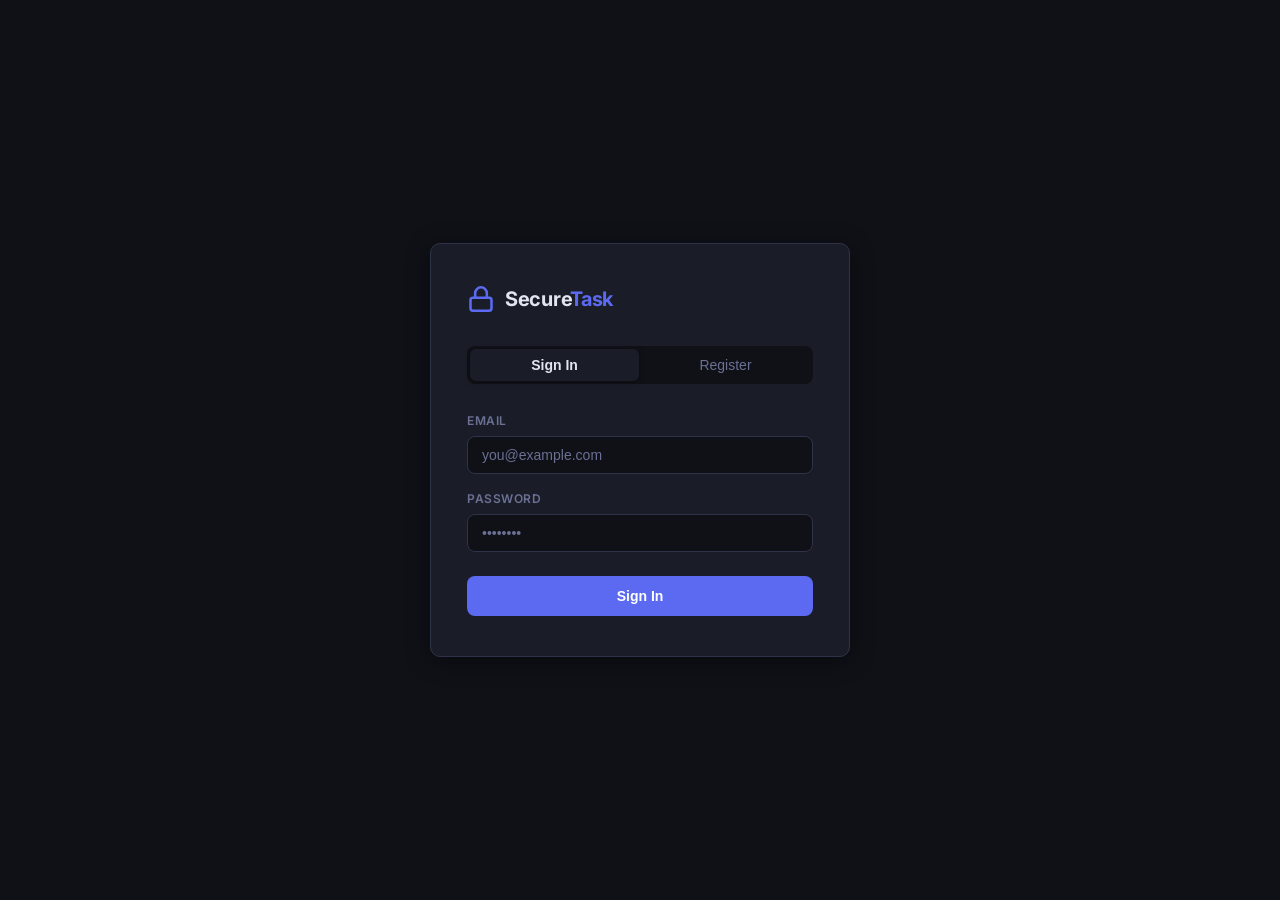
<file: frontend/login.html>
<!DOCTYPE html>
<html lang="en">
<head>
  <meta charset="UTF-8" />
  <meta name="viewport" content="width=device-width, initial-scale=1.0" />
  <title>SecureTask — Sign In</title>
  <link rel="preconnect" href="https://fonts.googleapis.com" />
  <link href="https://fonts.googleapis.com/css2?family=Inter:wght@400;600;700&display=swap" rel="stylesheet" />
  <link rel="stylesheet" href="static/style.css" />
</head>
<body>
  <div class="auth-wrapper">
    <div class="auth-card">

      <!-- Logo -->
      <div class="auth-logo">
        <svg width="28" height="28" viewBox="0 0 24 24" fill="none" stroke="currentColor" stroke-width="2.2" stroke-linecap="round" stroke-linejoin="round">
          <rect x="3" y="11" width="18" height="11" rx="2"/>
          <path d="M7 11V7a5 5 0 0 1 10 0v4"/>
        </svg>
        <h1>Secure<span>Task</span></h1>
      </div>

      <!-- Tabs -->
      <div class="auth-tabs">
        <button class="auth-tab active" id="tab-login"  onclick="switchTab('login')">Sign In</button>
        <button class="auth-tab"        id="tab-register" onclick="switchTab('register')">Register</button>
      </div>

      <!-- Error banner -->
      <div class="auth-error" id="auth-error"></div>

      <!-- Login Form -->
      <form id="form-login" onsubmit="handleLogin(event)">
        <div class="form-group">
          <label>Email</label>
          <input type="email" id="login-email" placeholder="you@example.com" required autocomplete="email" />
        </div>
        <div class="form-group">
          <label>Password</label>
          <input type="password" id="login-password" placeholder="••••••••" required autocomplete="current-password" />
        </div>
        <button class="btn btn-primary" type="submit" id="login-btn">Sign In</button>
      </form>

      <!-- Register Form -->
      <form id="form-register" style="display:none" onsubmit="handleRegister(event)">
        <div class="form-group">
          <label>Full Name</label>
          <input type="text" id="reg-name" placeholder="Jane Smith" required autocomplete="name" />
        </div>
        <div class="form-group">
          <label>Email</label>
          <input type="email" id="reg-email" placeholder="you@example.com" required autocomplete="email" />
        </div>
        <div class="form-group">
          <label>Password</label>
          <input type="password" id="reg-password" placeholder="Min. 8 characters" required minlength="8" autocomplete="new-password" />
        </div>
        <button class="btn btn-primary" type="submit" id="register-btn">Create Account</button>
      </form>

    </div>
  </div>

  <script>
    // Redirect if already authenticated
    if (sessionStorage.getItem('jwt_token')) {
      window.location.href = 'index.html';
    }

    function switchTab(tab) {
      const isLogin = tab === 'login';
      document.getElementById('form-login').style.display    = isLogin ? '' : 'none';
      document.getElementById('form-register').style.display = isLogin ? 'none' : '';
      document.getElementById('tab-login').classList.toggle('active', isLogin);
      document.getElementById('tab-register').classList.toggle('active', !isLogin);
      hideError();
    }

    function showError(msg) {
      const el = document.getElementById('auth-error');
      el.textContent = msg;
      el.style.display = 'block';
    }

    function hideError() {
      document.getElementById('auth-error').style.display = 'none';
    }

    function setLoading(btnId, loading) {
      const btn = document.getElementById(btnId);
      btn.disabled = loading;
      btn.textContent = loading ? 'Please wait…' : (btnId === 'login-btn' ? 'Sign In' : 'Create Account');
    }

    async function handleLogin(e) {
      e.preventDefault();
      hideError();
      setLoading('login-btn', true);
      try {
        const res = await fetch('/auth/login', {
          method: 'POST',
          headers: { 'Content-Type': 'application/json' },
          body: JSON.stringify({
            email:    document.getElementById('login-email').value.trim(),
            password: document.getElementById('login-password').value,
          }),
        });
        const data = await res.json();
        if (!res.ok) throw new Error(data.message || 'Invalid credentials');
        sessionStorage.setItem('jwt_token', data.access_token);
        sessionStorage.setItem('user', JSON.stringify(data.user));
        window.location.href = 'index.html';
      } catch (err) {
        showError(err.message);
      } finally {
        setLoading('login-btn', false);
      }
    }

    async function handleRegister(e) {
      e.preventDefault();
      hideError();
      setLoading('register-btn', true);
      try {
        const res = await fetch('/auth/register', {
          method: 'POST',
          headers: { 'Content-Type': 'application/json' },
          body: JSON.stringify({
            name:     document.getElementById('reg-name').value.trim(),
            email:    document.getElementById('reg-email').value.trim(),
            password: document.getElementById('reg-password').value,
          }),
        });
        const data = await res.json();
        if (!res.ok) throw new Error(data.message || 'Registration failed');
        sessionStorage.setItem('jwt_token', data.access_token);
        sessionStorage.setItem('user', JSON.stringify(data.user));
        window.location.href = 'index.html';
      } catch (err) {
        showError(err.message);
      } finally {
        setLoading('register-btn', false);
      }
    }
  </script>
</body>
</html>
</file>
<file: frontend/static/style.css>
/* ─── Reset & Base ─────────────────────────────────────────────── */
*, *::before, *::after { box-sizing: border-box; margin: 0; padding: 0; }

:root {
  --bg:        #0f1117;
  --surface:   #1a1d27;
  --surface2:  #22263a;
  --border:    #2e3349;
  --accent:    #5b6af0;
  --accent-h:  #7380f5;
  --danger:    #e05c6e;
  --success:   #3ecf8e;
  --warn:      #f5a623;
  --text:      #e2e4ef;
  --muted:     #6b7094;
  --radius:    10px;
  --shadow:    0 4px 24px rgba(0,0,0,.45);
}

body {
  font-family: 'Inter', system-ui, sans-serif;
  background: var(--bg);
  color: var(--text);
  min-height: 100vh;
  font-size: 14px;
  line-height: 1.5;
}

a { color: var(--accent); text-decoration: none; }
a:hover { color: var(--accent-h); }

/* ─── Auth Pages ────────────────────────────────────────────────── */
.auth-wrapper {
  display: flex;
  align-items: center;
  justify-content: center;
  min-height: 100vh;
  padding: 24px;
}

.auth-card {
  background: var(--surface);
  border: 1px solid var(--border);
  border-radius: var(--radius);
  padding: 40px 36px;
  width: 100%;
  max-width: 420px;
  box-shadow: var(--shadow);
}

.auth-logo {
  display: flex;
  align-items: center;
  gap: 10px;
  margin-bottom: 32px;
}

.auth-logo svg { color: var(--accent); }
.auth-logo h1 { font-size: 20px; font-weight: 700; letter-spacing: -.3px; }
.auth-logo span { color: var(--accent); }

.auth-tabs {
  display: flex;
  gap: 2px;
  background: var(--bg);
  border-radius: 8px;
  padding: 3px;
  margin-bottom: 28px;
}

.auth-tab {
  flex: 1;
  padding: 8px;
  border: none;
  border-radius: 6px;
  background: transparent;
  color: var(--muted);
  font-size: 14px;
  cursor: pointer;
  transition: all .2s;
}

.auth-tab.active {
  background: var(--surface);
  color: var(--text);
  font-weight: 600;
  box-shadow: 0 1px 6px rgba(0,0,0,.3);
}

.form-group { margin-bottom: 16px; }

.form-group label {
  display: block;
  font-size: 12px;
  font-weight: 600;
  color: var(--muted);
  text-transform: uppercase;
  letter-spacing: .5px;
  margin-bottom: 6px;
}

.form-group input {
  width: 100%;
  padding: 10px 14px;
  background: var(--bg);
  border: 1px solid var(--border);
  border-radius: 8px;
  color: var(--text);
  font-size: 14px;
  transition: border-color .2s;
  outline: none;
}

.form-group input:focus { border-color: var(--accent); }
.form-group input::placeholder { color: var(--muted); }

.btn {
  display: inline-flex;
  align-items: center;
  justify-content: center;
  gap: 6px;
  padding: 10px 18px;
  border: none;
  border-radius: 8px;
  font-size: 14px;
  font-weight: 600;
  cursor: pointer;
  transition: all .2s;
  white-space: nowrap;
}

.btn-primary {
  background: var(--accent);
  color: #fff;
  width: 100%;
  padding: 12px;
  margin-top: 8px;
}

.btn-primary:hover { background: var(--accent-h); transform: translateY(-1px); }
.btn-primary:active { transform: translateY(0); }

.btn-sm {
  padding: 6px 12px;
  font-size: 12px;
  border-radius: 6px;
}

.btn-ghost {
  background: transparent;
  color: var(--muted);
  border: 1px solid var(--border);
}
.btn-ghost:hover { color: var(--text); border-color: var(--muted); }

.btn-danger { background: var(--danger); color: #fff; }
.btn-danger:hover { filter: brightness(1.1); }

.auth-error {
  background: rgba(224,92,110,.12);
  border: 1px solid rgba(224,92,110,.3);
  border-radius: 8px;
  padding: 10px 14px;
  color: var(--danger);
  font-size: 13px;
  margin-bottom: 16px;
  display: none;
}

/* ─── App Layout ────────────────────────────────────────────────── */
.app { display: flex; flex-direction: column; height: 100vh; overflow: hidden; }

.topbar {
  display: flex;
  align-items: center;
  gap: 16px;
  padding: 0 24px;
  height: 56px;
  background: var(--surface);
  border-bottom: 1px solid var(--border);
  flex-shrink: 0;
}

.topbar-logo {
  display: flex;
  align-items: center;
  gap: 8px;
  font-weight: 700;
  font-size: 16px;
  flex-shrink: 0;
}

.topbar-logo svg { color: var(--accent); }
.topbar-logo span { color: var(--accent); }

.topbar-divider {
  width: 1px;
  height: 24px;
  background: var(--border);
}

.project-select {
  background: var(--bg);
  border: 1px solid var(--border);
  border-radius: 8px;
  color: var(--text);
  font-size: 14px;
  padding: 6px 10px;
  outline: none;
  cursor: pointer;
  min-width: 180px;
}

.project-select:focus { border-color: var(--accent); }

.topbar-actions { margin-left: auto; display: flex; align-items: center; gap: 10px; }

.user-badge {
  display: flex;
  align-items: center;
  gap: 8px;
  padding: 4px 10px;
  background: var(--surface2);
  border-radius: 20px;
  font-size: 13px;
}

.user-dot {
  width: 8px;
  height: 8px;
  border-radius: 50%;
  background: var(--success);
}

.main { display: flex; flex: 1; overflow: hidden; }

/* ─── Sidebar ───────────────────────────────────────────────────── */
.sidebar {
  width: 260px;
  background: var(--surface);
  border-right: 1px solid var(--border);
  display: flex;
  flex-direction: column;
  padding: 20px 0;
  flex-shrink: 0;
}

.sidebar-section { padding: 0 16px; margin-bottom: 24px; }

.sidebar-label {
  font-size: 11px;
  font-weight: 700;
  text-transform: uppercase;
  letter-spacing: .7px;
  color: var(--muted);
  margin-bottom: 8px;
  padding: 0 4px;
}

.sidebar-chart { height: 160px; }

.stat-row {
  display: flex;
  justify-content: space-between;
  align-items: center;
  padding: 6px 4px;
  border-radius: 6px;
}

.stat-row:hover { background: var(--surface2); }

.stat-label { color: var(--muted); font-size: 13px; }

.stat-badge {
  font-size: 12px;
  font-weight: 700;
  padding: 2px 8px;
  border-radius: 12px;
}

.badge-backlog  { background: rgba(107,112,148,.2); color: var(--muted); }
.badge-todo     { background: rgba(91,106,240,.2);  color: var(--accent); }
.badge-progress { background: rgba(245,166,35,.2);  color: var(--warn); }
.badge-done     { background: rgba(62,207,142,.2);  color: var(--success); }

.sidebar-footer { margin-top: auto; padding: 0 16px; }

/* ─── Board ─────────────────────────────────────────────────────── */
.board-wrapper {
  flex: 1;
  overflow-x: auto;
  padding: 24px;
  display: flex;
  flex-direction: column;
}

.board-header {
  display: flex;
  align-items: center;
  justify-content: space-between;
  margin-bottom: 20px;
}

.board-title {
  font-size: 20px;
  font-weight: 700;
  letter-spacing: -.3px;
}

.board {
  display: grid;
  grid-template-columns: repeat(4, minmax(240px, 1fr));
  gap: 16px;
  align-items: start;
  flex: 1;
}

.column {
  background: var(--surface);
  border: 1px solid var(--border);
  border-radius: var(--radius);
  padding: 14px;
  min-height: 200px;
}

.col-header {
  display: flex;
  align-items: center;
  justify-content: space-between;
  margin-bottom: 14px;
}

.col-title {
  display: flex;
  align-items: center;
  gap: 8px;
  font-weight: 600;
  font-size: 13px;
}

.col-dot {
  width: 8px;
  height: 8px;
  border-radius: 50%;
}

.col-dot.backlog  { background: var(--muted); }
.col-dot.todo     { background: var(--accent); }
.col-dot.progress { background: var(--warn); }
.col-dot.done     { background: var(--success); }

.col-count {
  font-size: 12px;
  color: var(--muted);
  background: var(--surface2);
  padding: 2px 8px;
  border-radius: 12px;
}

.cards { display: flex; flex-direction: column; gap: 10px; }

/* ─── Task Card ─────────────────────────────────────────────────── */
.card {
  background: var(--surface2);
  border: 1px solid var(--border);
  border-radius: 8px;
  padding: 12px;
  cursor: pointer;
  transition: border-color .2s, transform .15s;
  position: relative;
}

.card:hover {
  border-color: var(--accent);
  transform: translateY(-1px);
}

.card-title {
  font-weight: 600;
  font-size: 13px;
  margin-bottom: 6px;
  line-height: 1.4;
}

.card-desc {
  font-size: 12px;
  color: var(--muted);
  margin-bottom: 10px;
  display: -webkit-box;
  -webkit-line-clamp: 2;
  -webkit-box-orient: vertical;
  overflow: hidden;
}

.card-meta {
  display: flex;
  align-items: center;
  gap: 6px;
  flex-wrap: wrap;
}

.priority-chip {
  font-size: 11px;
  font-weight: 700;
  padding: 2px 7px;
  border-radius: 4px;
  text-transform: uppercase;
  letter-spacing: .3px;
}

.priority-low    { background: rgba(62,207,142,.15);  color: var(--success); }
.priority-medium { background: rgba(245,166,35,.15);  color: var(--warn); }
.priority-high   { background: rgba(224,92,110,.15);  color: var(--danger); }

.due-chip {
  font-size: 11px;
  color: var(--muted);
  display: flex;
  align-items: center;
  gap: 3px;
  margin-left: auto;
}

.due-chip.overdue { color: var(--danger); }

.card-assignee {
  width: 22px;
  height: 22px;
  border-radius: 50%;
  background: var(--accent);
  color: #fff;
  font-size: 11px;
  font-weight: 700;
  display: flex;
  align-items: center;
  justify-content: center;
  margin-left: auto;
  flex-shrink: 0;
}

/* ─── Typing Indicator ──────────────────────────────────────────── */
.typing-indicator {
  font-size: 11px;
  color: var(--accent);
  height: 16px;
  display: flex;
  align-items: center;
  gap: 4px;
  padding: 0 2px;
  margin-top: 4px;
}

.typing-dots span {
  display: inline-block;
  width: 4px;
  height: 4px;
  border-radius: 50%;
  background: var(--accent);
  animation: bounce .9s infinite;
}

.typing-dots span:nth-child(2) { animation-delay: .15s; }
.typing-dots span:nth-child(3) { animation-delay: .3s; }

@keyframes bounce {
  0%,60%,100% { transform: translateY(0); }
  30%          { transform: translateY(-4px); }
}

/* ─── Modal ─────────────────────────────────────────────────────── */
.modal-backdrop {
  position: fixed;
  inset: 0;
  background: rgba(0,0,0,.6);
  backdrop-filter: blur(3px);
  display: flex;
  align-items: center;
  justify-content: center;
  z-index: 100;
  padding: 24px;
  opacity: 0;
  pointer-events: none;
  transition: opacity .2s;
}

.modal-backdrop.open { opacity: 1; pointer-events: all; }

.modal {
  background: var(--surface);
  border: 1px solid var(--border);
  border-radius: var(--radius);
  width: 100%;
  max-width: 520px;
  box-shadow: var(--shadow);
  transform: translateY(16px);
  transition: transform .2s;
}

.modal-backdrop.open .modal { transform: translateY(0); }

.modal-header {
  display: flex;
  align-items: center;
  justify-content: space-between;
  padding: 20px 24px 16px;
  border-bottom: 1px solid var(--border);
}

.modal-title { font-size: 16px; font-weight: 700; }

.modal-close {
  background: none;
  border: none;
  color: var(--muted);
  cursor: pointer;
  font-size: 20px;
  line-height: 1;
  padding: 2px 6px;
  border-radius: 4px;
}

.modal-close:hover { color: var(--text); background: var(--surface2); }

.modal-body { padding: 20px 24px; }

.modal-footer {
  padding: 16px 24px;
  border-top: 1px solid var(--border);
  display: flex;
  gap: 10px;
  justify-content: flex-end;
}

.field-row { display: grid; grid-template-columns: 1fr 1fr; gap: 14px; }

.select-input {
  width: 100%;
  padding: 10px 14px;
  background: var(--bg);
  border: 1px solid var(--border);
  border-radius: 8px;
  color: var(--text);
  font-size: 14px;
  outline: none;
  cursor: pointer;
}

.select-input:focus { border-color: var(--accent); }

textarea.form-group input,
.textarea-input {
  width: 100%;
  padding: 10px 14px;
  background: var(--bg);
  border: 1px solid var(--border);
  border-radius: 8px;
  color: var(--text);
  font-size: 14px;
  outline: none;
  resize: vertical;
  min-height: 80px;
  font-family: inherit;
}

.textarea-input:focus { border-color: var(--accent); }
.textarea-input::placeholder { color: var(--muted); }

/* ─── Toast ─────────────────────────────────────────────────────── */
.toast-container {
  position: fixed;
  bottom: 24px;
  right: 24px;
  display: flex;
  flex-direction: column;
  gap: 8px;
  z-index: 200;
}

.toast {
  background: var(--surface2);
  border: 1px solid var(--border);
  border-radius: 8px;
  padding: 12px 16px;
  font-size: 13px;
  display: flex;
  align-items: center;
  gap: 8px;
  box-shadow: var(--shadow);
  animation: slide-in .25s ease;
  max-width: 320px;
}

.toast.success { border-color: rgba(62,207,142,.4); }
.toast.error   { border-color: rgba(224,92,110,.4); }

.toast-icon { font-size: 16px; flex-shrink: 0; }

@keyframes slide-in {
  from { transform: translateX(40px); opacity: 0; }
  to   { transform: translateX(0);    opacity: 1; }
}

/* ─── Empty State ───────────────────────────────────────────────── */
.empty-state {
  text-align: center;
  padding: 32px 16px;
  color: var(--muted);
  font-size: 13px;
}

.empty-state svg { margin-bottom: 8px; opacity: .4; }

/* ─── Skeleton ──────────────────────────────────────────────────── */
.skeleton {
  background: linear-gradient(90deg, var(--surface2) 25%, var(--border) 50%, var(--surface2) 75%);
  background-size: 200% 100%;
  animation: shimmer 1.4s infinite;
  border-radius: 6px;
}

@keyframes shimmer { to { background-position: -200% 0; } }

/* ─── Scrollbar ─────────────────────────────────────────────────── */
::-webkit-scrollbar { width: 6px; height: 6px; }
::-webkit-scrollbar-track { background: transparent; }
::-webkit-scrollbar-thumb { background: var(--border); border-radius: 3px; }
::-webkit-scrollbar-thumb:hover { background: var(--muted); }

/* ─── Responsive ────────────────────────────────────────────────── */
@media (max-width: 900px) {
  .sidebar { display: none; }
  .board { grid-template-columns: repeat(2, minmax(220px, 1fr)); }
}

@media (max-width: 560px) {
  .board { grid-template-columns: 1fr; }
  .topbar-logo span { display: none; }
}
</file>
